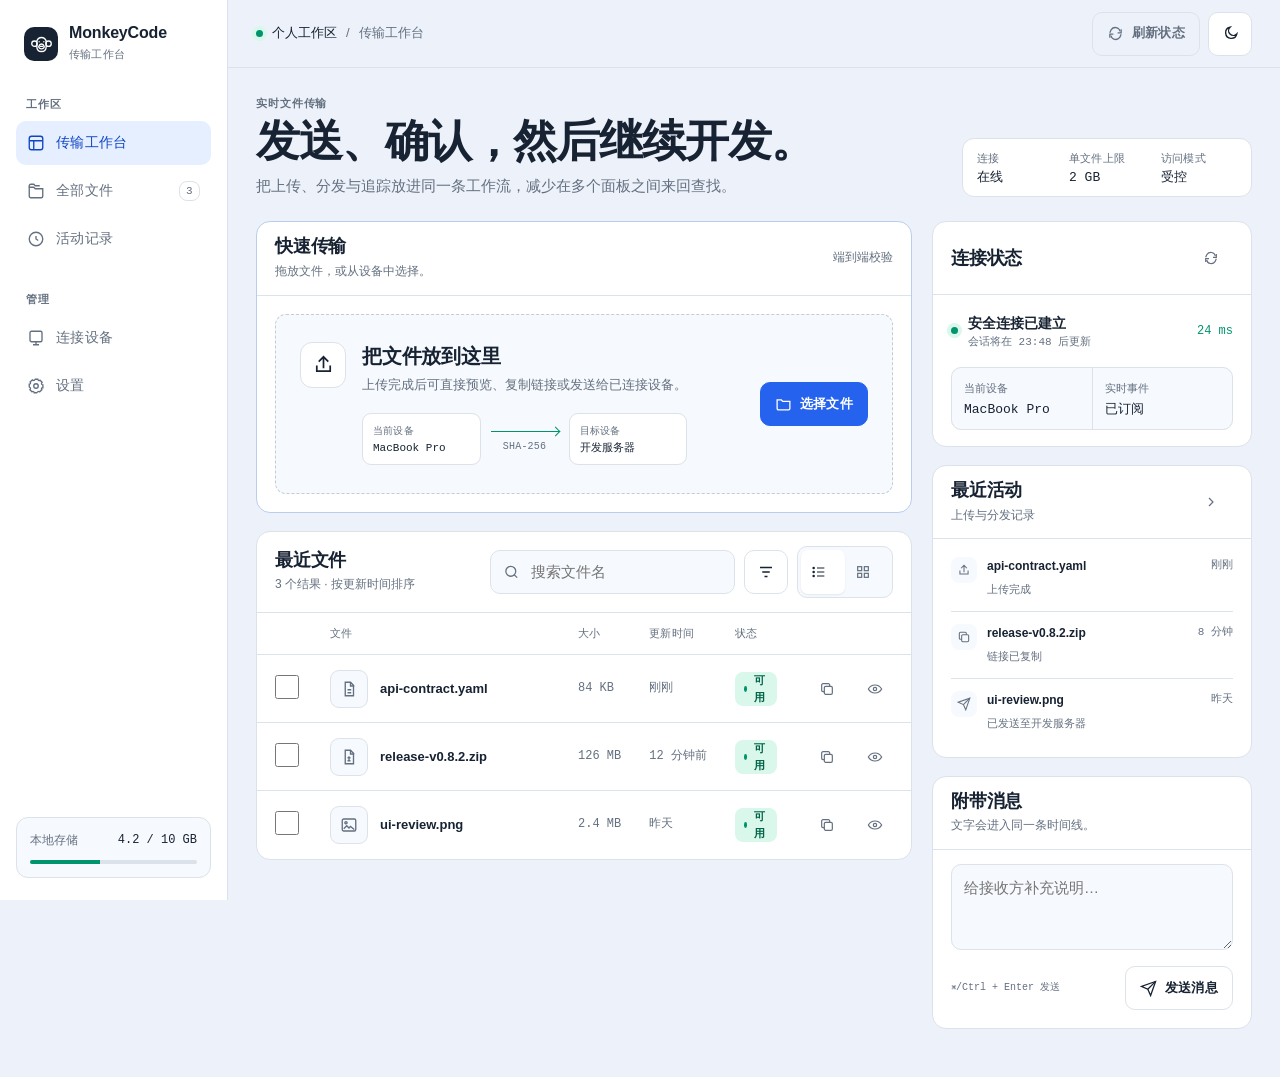
<file: docs/design/index.html>
<!doctype html>
<html lang="zh-CN">
<head>
  <meta charset="utf-8">
  <meta name="viewport" content="width=device-width, initial-scale=1">
  <meta name="color-scheme" content="light dark">
  <title>MonkeyCode 传输工作台</title>
  <style>
    :root {
      --bg: oklch(96% 0.012 257);
      --surface: oklch(100% 0 0);
      --surface-soft: oklch(98% 0.006 257);
      --fg: oklch(25% 0.035 258);
      --muted: oklch(54% 0.03 257);
      --border: oklch(91% 0.012 257);
      --border-strong: oklch(84% 0.018 257);
      --accent: oklch(55% 0.22 263);
      --accent-dark: oklch(45% 0.2 263);
      --accent-soft: oklch(95% 0.028 263);
      --signal: oklch(58% 0.14 170);
      --signal-soft: oklch(95% 0.035 170);
      --danger: oklch(54% 0.19 27);
      --danger-soft: oklch(96% 0.026 27);
      --shadow-float: 0 22px 60px oklch(25% 0.04 258 / .16);
      --font-display: "Outfit", "Avenir Next", -apple-system, BlinkMacSystemFont, sans-serif;
      --font-body: -apple-system, BlinkMacSystemFont, "Segoe UI", sans-serif;
      --font-mono: "JetBrains Mono", "SFMono-Regular", Consolas, monospace;
    }

    [data-theme="dark"] {
      --bg: oklch(17% 0.025 258);
      --surface: oklch(21% 0.028 258);
      --surface-soft: oklch(24% 0.028 258);
      --fg: oklch(94% 0.008 257);
      --muted: oklch(70% 0.025 257);
      --border: oklch(100% 0 0 / .09);
      --border-strong: oklch(100% 0 0 / .17);
      --accent: oklch(68% 0.17 263);
      --accent-dark: oklch(76% 0.13 263);
      --accent-soft: oklch(30% 0.07 263);
      --signal: oklch(72% 0.13 170);
      --signal-soft: oklch(29% 0.05 170);
      --danger: oklch(70% 0.15 27);
      --danger-soft: oklch(29% 0.05 27);
      --shadow-float: 0 22px 60px oklch(5% 0.02 258 / .45);
    }

    * { box-sizing: border-box; }
    html { min-width: 320px; background: var(--bg); }
    body {
      margin: 0;
      min-height: 100vh;
      color: var(--fg);
      background: var(--bg);
      font: 15px/1.55 var(--font-body);
      -webkit-font-smoothing: antialiased;
    }
    button, input, select, textarea { color: inherit; font: inherit; }
    button, a, input, select, textarea { -webkit-tap-highlight-color: transparent; }
    button { cursor: pointer; }
    button:disabled { cursor: not-allowed; opacity: .56; }
    svg { display: block; }
    :focus-visible { outline: 3px solid color-mix(in oklch, var(--accent) 48%, transparent); outline-offset: 2px; }
    .sr-only { position: absolute; width: 1px; height: 1px; padding: 0; margin: -1px; overflow: hidden; clip: rect(0,0,0,0); white-space: nowrap; border: 0; }

    .app-shell { min-height: 100vh; display: grid; grid-template-columns: 228px minmax(0, 1fr); }
    .sidebar {
      position: sticky;
      top: 0;
      height: 100vh;
      display: flex;
      flex-direction: column;
      padding: 22px 16px;
      border-right: 1px solid var(--border);
      background: var(--surface);
      z-index: 10;
    }
    .brand { display: flex; align-items: center; gap: 11px; min-height: 44px; padding: 0 8px; }
    .brand-mark { width: 34px; height: 34px; display: grid; place-items: center; border-radius: 10px; color: var(--surface); background: var(--fg); }
    .brand-mark svg { width: 25px; height: 25px; }
    .brand-copy strong { display: block; font: 600 16px/1.1 var(--font-display); letter-spacing: -.01em; }
    .brand-copy span { color: var(--muted); font-size: 11px; letter-spacing: .02em; }
    .side-label { margin: 30px 10px 8px; color: var(--muted); font-size: 11px; font-weight: 600; letter-spacing: .08em; text-transform: uppercase; }
    .nav-list { display: grid; gap: 4px; }
    .nav-item {
      min-height: 44px;
      display: flex;
      align-items: center;
      gap: 11px;
      padding: 0 11px;
      border: 0;
      border-radius: 10px;
      color: var(--muted);
      background: transparent;
      text-align: left;
      font-size: 14px;
      font-weight: 520;
      letter-spacing: .02em;
    }
    .nav-item svg { width: 18px; height: 18px; }
    .nav-item:hover { color: var(--fg); background: var(--surface-soft); }
    .nav-item.active { color: var(--accent-dark); background: var(--accent-soft); }
    .nav-badge { margin-left: auto; min-width: 20px; padding: 1px 6px; border-radius: 8px; background: var(--surface); border: 1px solid var(--border); color: var(--muted); font: 11px/1.5 var(--font-mono); text-align: center; }
    .sidebar-foot { margin-top: auto; display: grid; gap: 12px; }
    .storage-compact { padding: 13px; border: 1px solid var(--border); border-radius: 12px; background: var(--surface-soft); }
    .storage-head { display: flex; justify-content: space-between; gap: 8px; color: var(--muted); font-size: 12px; }
    .storage-head strong { color: var(--fg); font-family: var(--font-mono); font-weight: 500; }
    .storage-bar { height: 4px; margin-top: 10px; overflow: hidden; border-radius: 4px; background: var(--border); }
    .storage-bar span { display: block; width: 42%; height: 100%; background: var(--signal); }

    .workspace { min-width: 0; }
    .topbar {
      height: 68px;
      position: sticky;
      top: 0;
      display: flex;
      align-items: center;
      justify-content: space-between;
      gap: 20px;
      padding: 0 28px;
      border-bottom: 1px solid var(--border);
      background: color-mix(in oklch, var(--bg) 86%, transparent);
      backdrop-filter: blur(16px);
      z-index: 8;
    }
    .mobile-brand { display: none; }
    .breadcrumb { display: flex; align-items: center; gap: 9px; color: var(--muted); font-size: 13px; }
    .breadcrumb strong { color: var(--fg); font-weight: 550; }
    .status-dot { width: 7px; height: 7px; border-radius: 50%; background: var(--signal); box-shadow: 0 0 0 4px var(--signal-soft); }
    .top-actions { display: flex; align-items: center; gap: 8px; }
    .icon-button, .button {
      min-height: 44px;
      border: 1px solid var(--border);
      border-radius: 10px;
      background: var(--surface);
      transition: transform 140ms ease, background 140ms ease, border-color 140ms ease;
    }
    .icon-button { width: 44px; display: grid; place-items: center; }
    .icon-button svg { width: 18px; height: 18px; }
    .icon-button:hover:not(:disabled), .button:hover:not(:disabled) { transform: translateY(-1px); border-color: var(--border-strong); }
    .icon-button:active:not(:disabled), .button:active:not(:disabled) { transform: translateY(0) scale(.98); }
    .button { display: inline-flex; align-items: center; justify-content: center; gap: 8px; padding: 0 14px; font-size: 13px; font-weight: 600; letter-spacing: .02em; }
    .button svg { width: 17px; height: 17px; }
    .button.primary { color: white; border-color: var(--accent); background: var(--accent); }
    .button.danger { color: var(--danger); background: var(--danger-soft); border-color: transparent; }
    .button.quiet { color: var(--muted); background: transparent; }

    .page { max-width: 1480px; margin: 0 auto; padding: 30px 28px 48px; }
    .page-head { display: flex; align-items: end; justify-content: space-between; gap: 24px; margin-bottom: 24px; }
    .eyebrow { margin: 0 0 7px; color: var(--muted); font: 600 11px/1.2 var(--font-mono); letter-spacing: .08em; text-transform: uppercase; }
    h1, h2, h3 { margin: 0; font-family: var(--font-display); }
    h1 { font-size: clamp(30px, 3.4vw, 44px); line-height: 1.08; letter-spacing: -.025em; font-weight: 600; }
    h2 { font-size: 18px; line-height: 1.2; letter-spacing: -.01em; font-weight: 600; }
    h3 { font-size: 15px; line-height: 1.35; font-weight: 600; }
    .page-head p:last-child { max-width: 58ch; margin: 9px 0 0; color: var(--muted); }
    .health { display: flex; align-items: center; gap: 16px; padding: 11px 14px; border: 1px solid var(--border); border-radius: 12px; background: var(--surface); }
    .health-item { min-width: 76px; }
    .health-item span { display: block; color: var(--muted); font-size: 11px; letter-spacing: .02em; }
    .health-item strong { display: block; margin-top: 3px; font: 500 13px/1.2 var(--font-mono); }

    .dashboard-grid { display: grid; grid-template-columns: minmax(0, 1fr) 320px; gap: 20px; align-items: start; }
    .main-column, .rail { display: grid; gap: 18px; min-width: 0; }
    .panel { border: 1px solid var(--border); border-radius: 14px; background: var(--surface); }
    .panel-head { min-height: 64px; display: flex; align-items: center; justify-content: space-between; gap: 16px; padding: 14px 18px; border-bottom: 1px solid var(--border); }
    .panel-head p { margin: 4px 0 0; color: var(--muted); font-size: 12px; }

    .transfer-panel { overflow: hidden; border-color: color-mix(in oklch, var(--accent) 18%, var(--border)); }
    .dropzone { padding: 18px; }
    .drop-target {
      min-height: 180px;
      display: grid;
      grid-template-columns: 1fr auto;
      align-items: center;
      gap: 24px;
      padding: 24px;
      border: 1px dashed var(--border-strong);
      border-radius: 11px;
      background: var(--surface-soft);
      transition: border-color 160ms ease, background 160ms ease;
    }
    .drop-target.dragover { border-color: var(--accent); background: var(--accent-soft); }
    .drop-copy { display: flex; align-items: flex-start; gap: 16px; }
    .upload-mark { width: 46px; height: 46px; flex: 0 0 auto; display: grid; place-items: center; border: 1px solid var(--border); border-radius: 12px; color: var(--fg); background: var(--surface); }
    .upload-mark svg { width: 23px; height: 23px; }
    .drop-copy h2 { margin-top: 2px; font-size: 20px; }
    .drop-copy p { max-width: 48ch; margin: 7px 0 0; color: var(--muted); font-size: 13px; }
    .transfer-route { max-width: 430px; display: grid; grid-template-columns: minmax(0, 1fr) auto minmax(0, 1fr); align-items: center; gap: 10px; margin-top: 18px; }
    .route-node { min-width: 0; padding: 9px 10px; border: 1px solid var(--border); border-radius: 9px; background: var(--surface); }
    .route-node span, .route-link span { display: block; color: var(--muted); font-size: 10px; letter-spacing: .02em; }
    .route-node strong { display: block; overflow: hidden; margin-top: 2px; text-overflow: ellipsis; white-space: nowrap; font: 500 11px/1.35 var(--font-mono); }
    .route-link { position: relative; min-width: 68px; color: var(--signal); text-align: center; }
    .route-link::before { content: ""; position: absolute; left: 0; right: 0; top: 7px; height: 1px; background: var(--signal); }
    .route-link::after { content: ""; position: absolute; right: 0; top: 4px; width: 6px; height: 6px; border-top: 1px solid var(--signal); border-right: 1px solid var(--signal); transform: rotate(45deg); }
    .route-link span { position: relative; width: max-content; margin: 15px auto 0; padding: 0 4px; background: var(--surface-soft); font-family: var(--font-mono); }
    .queue { display: none; gap: 10px; padding: 0 18px 18px; }
    .queue.visible { display: grid; }
    .queue-item { display: grid; grid-template-columns: minmax(0, 1fr) auto; gap: 8px 14px; padding: 12px 14px; border: 1px solid var(--border); border-radius: 10px; }
    .queue-item strong { overflow: hidden; text-overflow: ellipsis; white-space: nowrap; font-size: 13px; }
    .queue-item span { color: var(--muted); font: 11px/1.4 var(--font-mono); }
    .queue-item[data-state="error"] { border-color: color-mix(in oklch, var(--danger) 36%, var(--border)); background: var(--danger-soft); }
    .queue-item[data-state="error"] > span { color: var(--danger); }
    .progress { grid-column: 1 / -1; height: 4px; border-radius: 4px; overflow: hidden; background: var(--border); }
    .progress span { display: block; width: 76%; height: 100%; background: var(--signal); transition: width 280ms ease; }

    .library-panel { min-width: 0; overflow: hidden; }
    .library-tools { display: flex; align-items: center; gap: 9px; }
    .search-wrap { position: relative; flex: 1; min-width: 180px; }
    .search-wrap svg { position: absolute; left: 13px; top: 50%; width: 17px; height: 17px; color: var(--muted); transform: translateY(-50%); }
    .control { width: 100%; min-height: 44px; padding: 0 13px; border: 1px solid var(--border); border-radius: 10px; color: var(--fg); background: var(--surface-soft); }
    .search-wrap .control { padding-left: 40px; }
    .control:focus { border-color: var(--accent); background: var(--surface); }
    .control[aria-invalid="true"] { border-color: var(--danger); background: var(--danger-soft); }
    .filter-row { display: none; grid-template-columns: repeat(3, minmax(0, 1fr)); gap: 10px; padding: 13px 18px; border-bottom: 1px solid var(--border); background: var(--surface-soft); }
    .filter-row.visible { display: grid; }
    .segmented { display: flex; padding: 3px; border: 1px solid var(--border); border-radius: 10px; background: var(--surface-soft); }
    .segment { min-width: 44px; min-height: 44px; padding: 0 10px; border: 0; border-radius: 7px; color: var(--muted); background: transparent; }
    .segment.active { color: var(--fg); background: var(--surface); box-shadow: 0 1px 2px oklch(25% 0.03 258 / .08); }
    .file-table { width: 100%; border-collapse: collapse; }
    .file-table th { height: 42px; padding: 0 14px; color: var(--muted); font-size: 11px; font-weight: 550; letter-spacing: .02em; text-align: left; border-bottom: 1px solid var(--border); }
    .file-table td { height: 68px; padding: 9px 14px; border-bottom: 1px solid var(--border); vertical-align: middle; }
    .file-table tr:last-child td { border-bottom: 0; }
    .file-table tbody tr:hover { background: var(--surface-soft); }
    .file-table.compact-view td { height: 52px; padding-block: 6px; }
    .file-table.compact-view .file-icon { width: 30px; height: 30px; border-radius: 7px; }
    .check { width: 24px; height: 24px; accent-color: var(--accent); }
    .file-cell { display: flex; align-items: center; gap: 12px; min-width: 220px; }
    .file-icon { width: 38px; height: 38px; flex: 0 0 auto; display: grid; place-items: center; border-radius: 9px; color: var(--muted); background: var(--surface-soft); border: 1px solid var(--border); }
    .file-icon svg { width: 18px; height: 18px; }
    .file-name { min-width: 0; }
    .file-name strong { display: block; overflow: hidden; text-overflow: ellipsis; white-space: nowrap; font-size: 13px; }
    .file-name span { display: none; color: var(--muted); font: 11px/1.4 var(--font-mono); }
    .mono { font: 12px/1.4 var(--font-mono); color: var(--muted); white-space: nowrap; }
    .status { display: inline-flex; align-items: center; gap: 7px; min-height: 28px; padding: 0 9px; border-radius: 8px; color: oklch(43% .11 170); background: var(--signal-soft); font-size: 11px; font-weight: 600; }
    [data-theme="dark"] .status { color: var(--signal); }
    .status::before { content: ""; width: 6px; height: 6px; border-radius: 50%; background: var(--signal); }
    .row-actions { display: flex; justify-content: flex-end; gap: 4px; }
    .row-action { width: 44px; height: 44px; display: grid; place-items: center; border: 0; border-radius: 8px; color: var(--muted); background: transparent; }
    .row-action:hover { color: var(--fg); background: var(--surface-soft); }
    .row-action svg { width: 16px; height: 16px; }
    .empty-state { display: none; place-items: center; min-height: 210px; padding: 30px; color: var(--muted); text-align: center; }
    .empty-state.visible { display: grid; }
    .empty-state strong { display: block; color: var(--fg); }
    .empty-state p { margin: 6px 0 0; }
    .empty-state .button { margin-top: 16px; }

    .rail .panel-head { min-height: 58px; }
    .connection { padding: 16px 18px; }
    .connection-main { display: flex; align-items: center; justify-content: space-between; gap: 12px; }
    .connection-state { display: flex; align-items: center; gap: 10px; }
    .connection-state strong { font-size: 14px; }
    .connection-state span { display: block; color: var(--muted); font: 11px/1.4 var(--font-mono); }
    .latency { color: var(--signal); font: 500 12px/1 var(--font-mono); }
    .connection-grid { display: grid; grid-template-columns: 1fr 1fr; gap: 1px; margin-top: 16px; overflow: hidden; border: 1px solid var(--border); border-radius: 10px; background: var(--border); }
    .connection-grid div { padding: 12px; background: var(--surface-soft); }
    .connection-grid span { display: block; color: var(--muted); font-size: 11px; }
    .connection-grid strong { display: block; margin-top: 5px; font: 500 13px/1.2 var(--font-mono); }
    .connection-error { display: flex; align-items: center; justify-content: space-between; gap: 12px; margin: 14px 0 0; padding: 10px 12px; border-radius: 9px; color: var(--danger); background: var(--danger-soft); font-size: 12px; }
    .connection-error[hidden] { display: none; }
    #connectionPanel[data-connection="offline"] .status-dot { background: var(--danger); box-shadow: 0 0 0 4px var(--danger-soft); }
    .activity-list { display: grid; padding: 6px 18px 12px; }
    .activity-item { display: grid; grid-template-columns: 26px minmax(0, 1fr) auto; gap: 10px; align-items: start; padding: 12px 0; border-bottom: 1px solid var(--border); }
    .activity-item:last-child { border-bottom: 0; }
    .activity-icon { width: 26px; height: 26px; display: grid; place-items: center; border-radius: 8px; color: var(--muted); background: var(--surface-soft); }
    .activity-icon svg { width: 14px; height: 14px; }
    .activity-copy strong { display: block; overflow: hidden; text-overflow: ellipsis; white-space: nowrap; font-size: 12px; }
    .activity-copy span, .activity-time { color: var(--muted); font-size: 11px; }
    .activity-time { font-family: var(--font-mono); white-space: nowrap; }
    .message-box { padding: 14px 18px 18px; }
    .message-box textarea { min-height: 86px; resize: vertical; padding: 12px; line-height: 1.5; }
    .message-actions { display: flex; align-items: center; justify-content: space-between; gap: 10px; margin-top: 10px; }
    .shortcut { color: var(--muted); font: 10px/1.4 var(--font-mono); }
    .field-error { margin: 7px 0 0; color: var(--danger); font-size: 12px; }
    .field-error[hidden] { display: none; }

    .batch-bar { position: fixed; left: calc(228px + (100vw - 228px) / 2); bottom: 22px; display: flex; align-items: center; gap: 8px; padding: 7px; border: 1px solid var(--border-strong); border-radius: 12px; background: var(--surface); box-shadow: var(--shadow-float); transform: translate(-50%, 120px); opacity: 0; transition: transform 180ms ease, opacity 180ms ease; z-index: 30; }
    .batch-bar.visible { transform: translate(-50%, 0); opacity: 1; }
    .batch-count { padding: 0 10px; font: 12px/1 var(--font-mono); }
    .drawer-backdrop { position: fixed; inset: 0; display: none; background: oklch(14% .03 258 / .46); z-index: 40; }
    .drawer-backdrop.open { display: block; }
    .drawer { position: absolute; top: 0; right: 0; width: min(440px, 100%); height: 100%; display: flex; flex-direction: column; background: var(--surface); box-shadow: var(--shadow-float); animation: drawer-in 180ms ease-out; }
    @keyframes drawer-in { from { transform: translateX(24px); opacity: .65; } }
    .drawer-head { min-height: 68px; display: flex; align-items: center; justify-content: space-between; gap: 14px; padding: 0 20px; border-bottom: 1px solid var(--border); }
    .preview-art { min-height: 250px; display: grid; place-items: center; margin: 20px; border: 1px solid var(--border); border-radius: 12px; background: var(--surface-soft); }
    .preview-art svg { width: 76px; height: 76px; color: var(--muted); }
    .preview-details { display: grid; gap: 10px; padding: 0 20px 20px; }
    .detail-row { display: grid; grid-template-columns: 92px minmax(0, 1fr); gap: 12px; padding: 10px 0; border-bottom: 1px solid var(--border); font-size: 13px; }
    .detail-row span { color: var(--muted); }
    .detail-row strong { overflow: hidden; text-overflow: ellipsis; font-family: var(--font-mono); font-weight: 500; }
    .drawer-actions { margin-top: auto; display: grid; grid-template-columns: 1fr 1fr; gap: 10px; padding: 20px; border-top: 1px solid var(--border); }
    .toast { position: fixed; left: calc(228px + (100vw - 228px) / 2); bottom: 24px; padding: 11px 15px; border-radius: 10px; color: white; background: var(--fg); box-shadow: var(--shadow-float); transform: translate(-50%, 100px); opacity: 0; transition: transform 180ms ease, opacity 180ms ease; z-index: 60; font-size: 13px; }
    .toast.show { transform: translate(-50%, 0); opacity: 1; }
    .is-loading svg { animation: spin 700ms linear infinite; }
    @keyframes spin { to { transform: rotate(360deg); } }

    .mobile-nav { display: none; }
    @media (max-width: 1180px) {
      .dashboard-grid { grid-template-columns: 1fr; }
      .rail { grid-template-columns: 1fr 1fr; }
      .rail .message-panel { grid-column: 1 / -1; }
    }
    @media (max-width: 900px) {
      .app-shell { grid-template-columns: 78px minmax(0, 1fr); }
      .sidebar { padding-inline: 10px; align-items: center; }
      .brand { padding: 0; }
      .brand-copy, .side-label, .nav-item span:not(.nav-badge), .storage-compact { display: none; }
      .nav-list { width: 100%; }
      .nav-item { justify-content: center; padding: 0; }
      .nav-badge { position: absolute; margin: -25px 0 0 28px; }
      .batch-bar, .toast { left: calc(78px + (100vw - 78px) / 2); }
    }
    @media (max-width: 720px) {
      body { padding-bottom: 70px; }
      .app-shell { display: block; }
      .sidebar { display: none; }
      .topbar { height: 60px; padding: 0 16px; }
      .mobile-brand { display: flex; align-items: center; gap: 9px; font: 600 15px/1 var(--font-display); }
      .mobile-brand .brand-mark { width: 30px; height: 30px; }
      .breadcrumb, .top-actions .button { display: none; }
      .page { padding: 22px 14px 32px; }
      .page-head { align-items: flex-start; flex-direction: column; margin-bottom: 18px; }
      .health { width: 100%; justify-content: space-between; overflow-x: auto; }
      .rail { grid-template-columns: 1fr; }
      .rail .message-panel { grid-column: auto; }
      .panel { border-radius: 12px; }
      .drop-target { grid-template-columns: 1fr; }
      .drop-copy { display: grid; }
      .library-tools { width: 100%; flex-wrap: wrap; }
      .search-wrap { flex-basis: 100%; }
      .filter-row { grid-template-columns: 1fr; }
      .file-table { table-layout: fixed; }
      .file-table th:first-child { width: 40px !important; }
      .file-table th:last-child { width: 64px !important; }
      .file-table th:nth-child(3), .file-table td:nth-child(3), .file-table th:nth-child(4), .file-table td:nth-child(4), .file-table th:nth-child(5), .file-table td:nth-child(5) { display: none; }
      .file-cell { min-width: 0; }
      .file-name span { display: block; }
      .row-actions .row-action:not([data-preview]) { display: none; }
      .mobile-nav { position: fixed; left: 0; right: 0; bottom: 0; height: 66px; display: grid; grid-template-columns: repeat(4, 1fr); padding: 6px 8px calc(6px + env(safe-area-inset-bottom)); border-top: 1px solid var(--border); background: color-mix(in oklch, var(--surface) 92%, transparent); backdrop-filter: blur(16px); z-index: 20; }
      .mobile-nav button { display: grid; place-items: center; gap: 2px; border: 0; color: var(--muted); background: transparent; font-size: 10px; }
      .mobile-nav button.active { color: var(--accent-dark); }
      .mobile-nav svg { width: 19px; height: 19px; }
      .batch-bar, .toast { left: 50%; bottom: 78px; max-width: calc(100vw - 24px); }
    }
    @media (max-width: 430px) {
      .page-head p:last-child { font-size: 13px; }
      .health-item { min-width: 68px; }
      .dropzone { padding: 12px; }
      .drop-target { min-height: 210px; padding: 18px; }
      .transfer-route { gap: 6px; }
      .route-node { padding-inline: 8px; }
      .route-link { min-width: 48px; }
      .route-link span { font-size: 9px; }
      .library-panel > .panel-head { align-items: flex-start; flex-direction: column; }
      .library-tools { align-items: stretch; }
      .segmented { align-self: flex-end; }
      .file-table th, .file-table td { padding-inline: 10px; }
      .file-cell { min-width: 180px; }
      .drawer-actions { grid-template-columns: 1fr; }
    }
    @media (prefers-reduced-motion: reduce) { *, *::before, *::after { animation: none !important; transition-duration: .01ms !important; scroll-behavior: auto !important; } }
  </style>
</head>
<body>
  <div class="app-shell" data-od-id="app-shell">
    <aside class="sidebar" data-od-id="primary-sidebar">
      <div class="brand" data-od-id="brand-lockup">
        <span class="brand-mark" aria-hidden="true"><svg viewBox="0 0 32 32" fill="none" stroke="currentColor" stroke-width="1.7" stroke-linecap="round" stroke-linejoin="round"><circle cx="7" cy="15" r="3.5"/><circle cx="25" cy="15" r="3.5"/><path d="M10 11.5c1.1-3 3.2-4.5 6-4.5s4.9 1.5 6 4.5v7c0 4.2-2.7 6.5-6 6.5s-6-2.3-6-6.5Z"/><path d="M12.5 18.5c.7-2.1 1.9-3.1 3.5-3.1s2.8 1 3.5 3.1c.3 1.5-1.2 3-3.5 3s-3.8-1.5-3.5-3Z"/><path d="M13 12.5h.01M19 12.5h.01M14.5 18.5h3"/></svg></span>
        <span class="brand-copy"><strong>MonkeyCode</strong><span>传输工作台</span></span>
      </div>
      <p class="side-label">工作区</p>
      <nav class="nav-list" aria-label="主导航" data-od-id="desktop-navigation">
        <button class="nav-item active" type="button" aria-current="page" data-scroll-target="quick-transfer-panel" data-od-id="nav-workspace"><svg viewBox="0 0 24 24" fill="none" stroke="currentColor" stroke-width="1.8"><rect x="3" y="3" width="18" height="18" rx="3"/><path d="M3 9h18M9 21V9"/></svg><span>传输工作台</span></button>
        <button class="nav-item" type="button" data-scroll-target="file-library-panel" data-od-id="nav-files"><svg viewBox="0 0 24 24" fill="none" stroke="currentColor" stroke-width="1.8"><path d="M3 7h6l2 2h10v10a2 2 0 0 1-2 2H5a2 2 0 0 1-2-2Z"/><path d="M3 7V5a2 2 0 0 1 2-2h4l2 2h6"/></svg><span>全部文件</span><b class="nav-badge" id="navCount">3</b></button>
        <button class="nav-item" type="button" data-scroll-target="recent-activity-panel" data-od-id="nav-activity"><svg viewBox="0 0 24 24" fill="none" stroke="currentColor" stroke-width="1.8"><path d="M12 8v4l3 2"/><circle cx="12" cy="12" r="9"/></svg><span>活动记录</span></button>
      </nav>
      <p class="side-label">管理</p>
      <nav class="nav-list" aria-label="管理导航">
        <button class="nav-item" type="button" data-od-id="nav-devices"><svg viewBox="0 0 24 24" fill="none" stroke="currentColor" stroke-width="1.8"><rect x="4" y="3" width="16" height="14" rx="2"/><path d="M8 21h8M12 17v4"/></svg><span>连接设备</span></button>
        <button class="nav-item" type="button" data-od-id="nav-settings"><svg viewBox="0 0 24 24" fill="none" stroke="currentColor" stroke-width="1.8"><circle cx="12" cy="12" r="3"/><path d="M19.4 15a1.7 1.7 0 0 0 .34 1.88l.06.06-2.83 2.83-.06-.06A1.7 1.7 0 0 0 15 19.4a1.7 1.7 0 0 0-1 .6 1.7 1.7 0 0 0-.4 1.1V21H9.6v-.09A1.7 1.7 0 0 0 8.6 19.4a1.7 1.7 0 0 0-1.88.34l-.06.06-2.83-2.83.06-.06A1.7 1.7 0 0 0 4.6 15a1.7 1.7 0 0 0-.6-1 1.7 1.7 0 0 0-1.1-.4H3V9.6h.09A1.7 1.7 0 0 0 4.6 8.6a1.7 1.7 0 0 0-.34-1.88l-.06-.06 2.83-2.83.06.06A1.7 1.7 0 0 0 9 4.6a1.7 1.7 0 0 0 1-.6 1.7 1.7 0 0 0 .4-1.1V3h4v.09A1.7 1.7 0 0 0 15.4 4.6a1.7 1.7 0 0 0 1.88-.34l.06-.06 2.83 2.83-.06.06A1.7 1.7 0 0 0 19.4 9c.12.36.33.7.6 1 .3.28.7.42 1.1.4h.09v4h-.09a1.7 1.7 0 0 0-1.7.6Z"/></svg><span>设置</span></button>
      </nav>
      <div class="sidebar-foot">
        <div class="storage-compact" data-od-id="sidebar-storage">
          <div class="storage-head"><span>本地存储</span><strong>4.2 / 10 GB</strong></div>
          <div class="storage-bar"><span></span></div>
        </div>
      </div>
    </aside>

    <main class="workspace" data-od-id="transfer-workspace">
      <header class="topbar" data-od-id="workspace-topbar">
        <div class="mobile-brand"><span class="brand-mark" aria-hidden="true"><svg viewBox="0 0 32 32" fill="none" stroke="currentColor" stroke-width="1.7" stroke-linecap="round" stroke-linejoin="round"><circle cx="7" cy="15" r="3.5"/><circle cx="25" cy="15" r="3.5"/><path d="M10 11.5c1.1-3 3.2-4.5 6-4.5s4.9 1.5 6 4.5v7c0 4.2-2.7 6.5-6 6.5s-6-2.3-6-6.5Z"/><path d="M12.5 18.5c.7-2.1 1.9-3.1 3.5-3.1s2.8 1 3.5 3.1c.3 1.5-1.2 3-3.5 3s-3.8-1.5-3.5-3Z"/><path d="M13 12.5h.01M19 12.5h.01M14.5 18.5h3"/></svg></span>MonkeyCode</div>
        <div class="breadcrumb"><span class="status-dot"></span><strong>个人工作区</strong><span>/</span><span>传输工作台</span></div>
        <div class="top-actions">
          <button class="button quiet" id="refreshButton" type="button" data-od-id="refresh-status-button"><svg viewBox="0 0 24 24" fill="none" stroke="currentColor" stroke-width="1.8"><path d="M20 6v5h-5M4 18v-5h5"/><path d="M18.5 9A7 7 0 0 0 6 6.5L4 11M5.5 15A7 7 0 0 0 18 17.5l2-4.5"/></svg>刷新状态</button>
          <button class="icon-button" id="themeToggle" type="button" aria-label="切换至深色主题" aria-pressed="false" data-od-id="theme-toggle"><svg viewBox="0 0 24 24" fill="none" stroke="currentColor" stroke-width="1.8"><path d="M12 3a7.5 7.5 0 1 0 9 9 6 6 0 0 1-9-9Z"/></svg></button>
        </div>
      </header>

      <div class="page">
        <header class="page-head" data-od-id="workspace-heading">
          <div><p class="eyebrow">实时文件传输</p><h1 data-od-id="workspace-title">发送、确认，然后继续开发。</h1><p>把上传、分发与追踪放进同一条工作流，减少在多个面板之间来回查找。</p></div>
          <div class="health" aria-label="工作区状态" data-od-id="workspace-health">
            <div class="health-item"><span>连接</span><strong id="healthConnection">在线</strong></div>
            <div class="health-item"><span>单文件上限</span><strong>2 GB</strong></div>
            <div class="health-item"><span>访问模式</span><strong>受控</strong></div>
          </div>
        </header>

        <div class="dashboard-grid">
          <div class="main-column">
            <section class="panel transfer-panel" id="quick-transfer-panel" data-od-id="quick-transfer-panel">
              <div class="panel-head"><div><h2 data-od-id="quick-transfer-title">快速传输</h2><p>拖放文件，或从设备中选择。</p></div><span class="mono">端到端校验</span></div>
              <div class="dropzone">
                <div class="drop-target" id="dropTarget" data-od-id="file-drop-target">
                  <div class="drop-copy"><span class="upload-mark"><svg viewBox="0 0 24 24" fill="none" stroke="currentColor" stroke-width="1.8"><path d="M12 16V4M7 9l5-5 5 5"/><path d="M5 13v6h14v-6"/></svg></span><div><h2>把文件放到这里</h2><p>上传完成后可直接预览、复制链接或发送给已连接设备。</p><div class="transfer-route" aria-label="传输路径" data-od-id="active-transfer-route"><div class="route-node"><span>当前设备</span><strong>MacBook Pro</strong></div><div class="route-link"><span>SHA-256</span></div><div class="route-node"><span>目标设备</span><strong>开发服务器</strong></div></div></div></div>
                  <button class="button primary" id="chooseFiles" type="button" data-od-id="choose-files-button"><svg viewBox="0 0 24 24" fill="none" stroke="currentColor" stroke-width="1.8"><path d="M3 7h6l2 2h10v10a2 2 0 0 1-2 2H5a2 2 0 0 1-2-2Z"/></svg><span id="chooseFilesLabel">选择文件</span></button>
                  <input id="fileInput" type="file" multiple hidden>
                </div>
              </div>
              <div class="queue" id="uploadQueue" aria-live="polite"></div>
            </section>

            <section class="panel library-panel" id="file-library-panel" data-od-id="file-library-panel">
              <div class="panel-head">
                <div><h2 data-od-id="file-library-title">最近文件</h2><p><span id="resultCount">3</span> 个结果 · 按更新时间排序</p></div>
                <div class="library-tools">
                  <label class="search-wrap"><span class="sr-only">搜索文件</span><svg viewBox="0 0 24 24" fill="none" stroke="currentColor" stroke-width="1.8"><circle cx="11" cy="11" r="7"/><path d="m20 20-4-4"/></svg><input class="control" id="searchInput" type="search" placeholder="搜索文件名" data-od-id="file-search-input"></label>
                  <button class="icon-button" id="filterToggle" type="button" aria-expanded="false" aria-controls="filterRow" aria-label="展开筛选" data-od-id="filter-toggle"><svg viewBox="0 0 24 24" fill="none" stroke="currentColor" stroke-width="1.8"><path d="M4 6h16M7 12h10M10 18h4"/></svg></button>
                  <div class="segmented" role="group" aria-label="视图切换"><button class="segment active" type="button" data-view="list" aria-label="列表视图" aria-pressed="true"><svg width="16" height="16" viewBox="0 0 24 24" fill="none" stroke="currentColor" stroke-width="1.8"><path d="M9 6h11M9 12h11M9 18h11"/><circle cx="4" cy="6" r="1"/><circle cx="4" cy="12" r="1"/><circle cx="4" cy="18" r="1"/></svg></button><button class="segment" type="button" data-view="compact" aria-label="紧凑视图" aria-pressed="false"><svg width="16" height="16" viewBox="0 0 24 24" fill="none" stroke="currentColor" stroke-width="1.8"><rect x="4" y="4" width="6" height="6"/><rect x="14" y="4" width="6" height="6"/><rect x="4" y="14" width="6" height="6"/><rect x="14" y="14" width="6" height="6"/></svg></button></div>
                </div>
              </div>
              <div class="filter-row" id="filterRow" data-od-id="file-filter-row">
                <label><span class="sr-only">文件类型</span><select class="control" id="typeFilter"><option value="all">全部类型</option><option value="code">代码与配置</option><option value="archive">压缩包</option><option value="image">图片</option></select></label>
                <label><span class="sr-only">设备</span><select class="control"><option>全部设备</option><option>MacBook Pro</option><option>开发服务器</option></select></label>
                <button class="button quiet" id="clearFilters" type="button">清空筛选</button>
              </div>
              <div id="tableWrap">
                <table class="file-table" data-od-id="file-table">
                  <thead><tr><th style="width:48px"><span class="sr-only">选择</span></th><th>文件</th><th>大小</th><th>更新时间</th><th>状态</th><th style="width:128px"><span class="sr-only">操作</span></th></tr></thead>
                  <tbody id="fileRows">
                    <tr data-name="api-contract.yaml" data-type="code"><td><input class="check row-check" type="checkbox" aria-label="选择 api-contract.yaml"></td><td><div class="file-cell"><span class="file-icon"><svg viewBox="0 0 24 24" fill="none" stroke="currentColor" stroke-width="1.8"><path d="M7 3h7l4 4v14H7z"/><path d="M14 3v5h5M10 13h5M10 17h5"/></svg></span><div class="file-name"><strong>api-contract.yaml</strong><span>84 KB · 刚刚 · 可用</span></div></div></td><td class="mono">84 KB</td><td class="mono">刚刚</td><td><span class="status">可用</span></td><td><div class="row-actions"><button class="row-action" type="button" data-copy="api-contract.yaml" aria-label="复制链接"><svg viewBox="0 0 24 24" fill="none" stroke="currentColor" stroke-width="1.8"><rect x="8" y="8" width="12" height="12" rx="2"/><path d="M16 8V6a2 2 0 0 0-2-2H6a2 2 0 0 0-2 2v8a2 2 0 0 0 2 2h2"/></svg></button><button class="row-action" type="button" data-preview="api-contract.yaml" aria-label="预览 api-contract.yaml"><svg viewBox="0 0 24 24" fill="none" stroke="currentColor" stroke-width="1.8"><path d="M2 12s3.5-6 10-6 10 6 10 6-3.5 6-10 6S2 12 2 12Z"/><circle cx="12" cy="12" r="2.5"/></svg></button></div></td></tr>
                    <tr data-name="release-v0.8.2.zip" data-type="archive"><td><input class="check row-check" type="checkbox" aria-label="选择 release-v0.8.2.zip"></td><td><div class="file-cell"><span class="file-icon"><svg viewBox="0 0 24 24" fill="none" stroke="currentColor" stroke-width="1.8"><path d="M7 3h7l4 4v14H7z"/><path d="M14 3v5h5M12 11v7M10 13h4M10 17h4"/></svg></span><div class="file-name"><strong>release-v0.8.2.zip</strong><span>126 MB · 12 分钟前 · 可用</span></div></div></td><td class="mono">126 MB</td><td class="mono">12 分钟前</td><td><span class="status">可用</span></td><td><div class="row-actions"><button class="row-action" type="button" data-copy="release-v0.8.2.zip" aria-label="复制链接"><svg viewBox="0 0 24 24" fill="none" stroke="currentColor" stroke-width="1.8"><rect x="8" y="8" width="12" height="12" rx="2"/><path d="M16 8V6a2 2 0 0 0-2-2H6a2 2 0 0 0-2 2v8a2 2 0 0 0 2 2h2"/></svg></button><button class="row-action" type="button" data-preview="release-v0.8.2.zip" aria-label="预览 release-v0.8.2.zip"><svg viewBox="0 0 24 24" fill="none" stroke="currentColor" stroke-width="1.8"><path d="M2 12s3.5-6 10-6 10 6 10 6-3.5 6-10 6S2 12 2 12Z"/><circle cx="12" cy="12" r="2.5"/></svg></button></div></td></tr>
                    <tr data-name="ui-review.png" data-type="image"><td><input class="check row-check" type="checkbox" aria-label="选择 ui-review.png"></td><td><div class="file-cell"><span class="file-icon"><svg viewBox="0 0 24 24" fill="none" stroke="currentColor" stroke-width="1.8"><rect x="3" y="4" width="18" height="16" rx="2"/><circle cx="8" cy="9" r="1.5"/><path d="m5 17 4-4 3 3 2-2 5 4"/></svg></span><div class="file-name"><strong>ui-review.png</strong><span>2.4 MB · 昨天 · 可用</span></div></div></td><td class="mono">2.4 MB</td><td class="mono">昨天</td><td><span class="status">可用</span></td><td><div class="row-actions"><button class="row-action" type="button" data-copy="ui-review.png" aria-label="复制链接"><svg viewBox="0 0 24 24" fill="none" stroke="currentColor" stroke-width="1.8"><rect x="8" y="8" width="12" height="12" rx="2"/><path d="M16 8V6a2 2 0 0 0-2-2H6a2 2 0 0 0-2 2v8a2 2 0 0 0 2 2h2"/></svg></button><button class="row-action" type="button" data-preview="ui-review.png" aria-label="预览 ui-review.png"><svg viewBox="0 0 24 24" fill="none" stroke="currentColor" stroke-width="1.8"><path d="M2 12s3.5-6 10-6 10 6 10 6-3.5 6-10 6S2 12 2 12Z"/><circle cx="12" cy="12" r="2.5"/></svg></button></div></td></tr>
                  </tbody>
                </table>
              </div>
              <div class="empty-state" id="emptyState" role="status"><div><strong id="emptyTitle">没有匹配的文件</strong><p id="emptyDescription">调整关键词或清空筛选后再试。</p><button class="button" id="emptyAction" type="button">清空筛选</button></div></div>
            </section>
          </div>

          <aside class="rail" data-od-id="context-rail">
            <section class="panel" id="connectionPanel" aria-live="polite" data-od-id="connection-panel">
              <div class="panel-head"><h2 data-od-id="connection-title">连接状态</h2><button class="row-action" type="button" id="railRefresh" aria-label="刷新连接"><svg viewBox="0 0 24 24" fill="none" stroke="currentColor" stroke-width="1.8"><path d="M20 6v5h-5M4 18v-5h5"/><path d="M18.5 9A7 7 0 0 0 6 6.5L4 11M5.5 15A7 7 0 0 0 18 17.5l2-4.5"/></svg></button></div>
              <div class="connection"><div class="connection-main"><div class="connection-state"><span class="status-dot" id="connectionDot"></span><div><strong id="connectionTitle">安全连接已建立</strong><span id="connectionDetail">会话将在 23:48 后更新</span></div></div><b class="latency" id="latency">24 ms</b></div><div class="connection-grid"><div><span>当前设备</span><strong>MacBook Pro</strong></div><div><span>实时事件</span><strong id="eventState">已订阅</strong></div></div><p class="connection-error" id="connectionError" role="alert" hidden><span>网络不可用，请检查连接后重试。</span><button class="button danger" id="retryConnection" type="button">重新连接</button></p></div>
            </section>
            <section class="panel" id="recent-activity-panel" data-od-id="recent-activity-panel">
              <div class="panel-head"><div><h2 data-od-id="recent-activity-title">最近活动</h2><p>上传与分发记录</p></div><button class="row-action" type="button" aria-label="查看全部活动"><svg viewBox="0 0 24 24" fill="none" stroke="currentColor" stroke-width="1.8"><path d="m9 18 6-6-6-6"/></svg></button></div>
              <div class="activity-list" id="activityList">
                <div class="activity-item"><span class="activity-icon"><svg viewBox="0 0 24 24" fill="none" stroke="currentColor" stroke-width="1.8"><path d="M12 16V4M7 9l5-5 5 5"/><path d="M5 13v6h14v-6"/></svg></span><div class="activity-copy"><strong>api-contract.yaml</strong><span>上传完成</span></div><span class="activity-time">刚刚</span></div>
                <div class="activity-item"><span class="activity-icon"><svg viewBox="0 0 24 24" fill="none" stroke="currentColor" stroke-width="1.8"><rect x="8" y="8" width="12" height="12" rx="2"/><path d="M16 8V6a2 2 0 0 0-2-2H6a2 2 0 0 0-2 2v8a2 2 0 0 0 2 2h2"/></svg></span><div class="activity-copy"><strong>release-v0.8.2.zip</strong><span>链接已复制</span></div><span class="activity-time">8 分钟</span></div>
                <div class="activity-item"><span class="activity-icon"><svg viewBox="0 0 24 24" fill="none" stroke="currentColor" stroke-width="1.8"><path d="m22 2-7 20-4-9-9-4Z"/><path d="m22 2-11 11"/></svg></span><div class="activity-copy"><strong>ui-review.png</strong><span>已发送至开发服务器</span></div><span class="activity-time">昨天</span></div>
              </div>
            </section>
            <section class="panel message-panel" data-od-id="quick-message-panel">
              <div class="panel-head"><div><h2 data-od-id="quick-message-title">附带消息</h2><p>文字会进入同一条时间线。</p></div></div>
              <form class="message-box" id="messageForm" novalidate><label for="messageInput" class="sr-only">消息内容</label><textarea class="control" id="messageInput" maxlength="10000" aria-describedby="messageHint messageError" placeholder="给接收方补充说明…"></textarea><p class="field-error" id="messageError" role="alert" hidden>请输入消息内容后再发送。</p><div class="message-actions"><span class="shortcut" id="messageHint">⌘/Ctrl + Enter 发送</span><button class="button" id="sendMessage" type="submit" data-od-id="send-message-button"><svg viewBox="0 0 24 24" fill="none" stroke="currentColor" stroke-width="1.8"><path d="m22 2-7 20-4-9-9-4Z"/><path d="m22 2-11 11"/></svg>发送消息</button></div></form>
            </section>
          </aside>
        </div>
      </div>
    </main>
  </div>

  <nav class="mobile-nav" aria-label="移动端主导航" data-od-id="mobile-navigation"><button class="active" type="button" aria-current="page" data-scroll-target="quick-transfer-panel"><svg viewBox="0 0 24 24" fill="none" stroke="currentColor" stroke-width="1.8"><rect x="3" y="3" width="18" height="18" rx="3"/><path d="M3 9h18M9 21V9"/></svg>工作台</button><button type="button" data-scroll-target="file-library-panel"><svg viewBox="0 0 24 24" fill="none" stroke="currentColor" stroke-width="1.8"><path d="M3 7h6l2 2h10v10a2 2 0 0 1-2 2H5a2 2 0 0 1-2-2Z"/></svg>文件</button><button type="button" data-scroll-target="recent-activity-panel"><svg viewBox="0 0 24 24" fill="none" stroke="currentColor" stroke-width="1.8"><path d="M12 8v4l3 2"/><circle cx="12" cy="12" r="9"/></svg>活动</button><button type="button"><svg viewBox="0 0 24 24" fill="none" stroke="currentColor" stroke-width="1.8"><circle cx="12" cy="12" r="3"/><path d="M4 12a8 8 0 1 0 16 0 8 8 0 0 0-16 0Z"/></svg>设置</button></nav>

  <div class="batch-bar" id="batchBar" role="toolbar" aria-label="批量文件操作" aria-hidden="true" inert data-od-id="batch-action-bar"><span class="batch-count"><b id="selectedCount">0</b> 已选择</span><button class="button" id="batchCopy" type="button">复制链接</button><button class="button" id="batchDownload" type="button">下载</button><button class="button danger" id="batchDelete" type="button">删除</button></div>

  <div class="drawer-backdrop" id="previewBackdrop" role="dialog" aria-modal="true" aria-labelledby="previewTitle" aria-hidden="true" data-od-id="file-preview-drawer"><aside class="drawer" id="previewDrawer" inert><header class="drawer-head"><div><p class="eyebrow">文件预览</p><h2 id="previewTitle">api-contract.yaml</h2></div><button class="icon-button" id="closePreview" type="button" aria-label="关闭预览"><svg viewBox="0 0 24 24" fill="none" stroke="currentColor" stroke-width="1.8"><path d="M6 6l12 12M18 6 6 18"/></svg></button></header><div class="preview-art"><svg viewBox="0 0 24 24" fill="none" stroke="currentColor" stroke-width="1.3"><path d="M7 3h7l4 4v14H7z"/><path d="M14 3v5h5M10 12h5M10 16h5"/></svg></div><div class="preview-details"><div class="detail-row"><span>文件名</span><strong id="detailName">api-contract.yaml</strong></div><div class="detail-row"><span>状态</span><strong>校验通过</strong></div><div class="detail-row"><span>来源设备</span><strong>MacBook Pro</strong></div><div class="detail-row"><span>校验值</span><strong>91c1…a7e4</strong></div></div><div class="drawer-actions"><button class="button" id="drawerCopy" type="button">复制链接</button><button class="button primary" type="button">下载文件</button></div></aside></div>
  <div class="toast" id="toast" role="status" aria-live="polite"></div>

  <script>
    (() => {
      const root = document.documentElement;
      const toast = document.getElementById('toast');
      const searchInput = document.getElementById('searchInput');
      const typeFilter = document.getElementById('typeFilter');
      const getRows = () => [...document.querySelectorAll('#fileRows tr')];
      const getChecks = () => [...document.querySelectorAll('.row-check')];
      const batchBar = document.getElementById('batchBar');
      const selectedCount = document.getElementById('selectedCount');
      const emptyState = document.getElementById('emptyState');
      const tableWrap = document.getElementById('tableWrap');
      const resultCount = document.getElementById('resultCount');
      const navCount = document.getElementById('navCount');
      const filterToggle = document.getElementById('filterToggle');
      const filterRow = document.getElementById('filterRow');
      const previewBackdrop = document.getElementById('previewBackdrop');
      const previewDrawer = document.getElementById('previewDrawer');
      const closePreview = document.getElementById('closePreview');
      const previewTitle = document.getElementById('previewTitle');
      const detailName = document.getElementById('detailName');
      const fileInput = document.getElementById('fileInput');
      const dropTarget = document.getElementById('dropTarget');
      const uploadQueue = document.getElementById('uploadQueue');
      const emptyTitle = document.getElementById('emptyTitle');
      const emptyDescription = document.getElementById('emptyDescription');
      const emptyAction = document.getElementById('emptyAction');
      const messageInput = document.getElementById('messageInput');
      const messageError = document.getElementById('messageError');
      const themeToggle = document.getElementById('themeToggle');
      const chooseFiles = document.getElementById('chooseFiles');
      const chooseFilesLabel = document.getElementById('chooseFilesLabel');
      let toastTimer;
      let previousFocus;

      function notify(message) {
        window.clearTimeout(toastTimer);
        toast.textContent = message;
        toast.classList.add('show');
        toastTimer = window.setTimeout(() => toast.classList.remove('show'), 2200);
      }

      function applyTheme(theme) {
        root.dataset.theme = theme;
        localStorage.setItem('monkeycode-theme', theme);
        const isDark = theme === 'dark';
        themeToggle.setAttribute('aria-pressed', String(isDark));
        themeToggle.setAttribute('aria-label', isDark ? '切换至浅色主题' : '切换至深色主题');
      }

      const savedTheme = localStorage.getItem('monkeycode-theme');
      const preferredDark = window.matchMedia && window.matchMedia('(prefers-color-scheme: dark)').matches;
      applyTheme(savedTheme || (preferredDark ? 'dark' : 'light'));

      themeToggle.addEventListener('click', () => {
        applyTheme(root.dataset.theme === 'dark' ? 'light' : 'dark');
      });

      function filterFiles() {
        const query = searchInput.value.trim().toLowerCase();
        const type = typeFilter.value;
        let visible = 0;
        const rows = getRows();
        rows.forEach(row => {
          const matchesQuery = row.dataset.name.toLowerCase().includes(query);
          const matchesType = type === 'all' || row.dataset.type === type;
          row.hidden = !(matchesQuery && matchesType);
          if (!row.hidden) visible += 1;
        });
        resultCount.textContent = visible;
        emptyState.classList.toggle('visible', visible === 0);
        tableWrap.hidden = visible === 0;
        const libraryEmpty = rows.length === 0;
        emptyTitle.textContent = libraryEmpty ? '文件库还是空的' : '没有匹配的文件';
        emptyDescription.textContent = libraryEmpty ? '上传第一个文件后，它会出现在这里。' : '调整关键词或清空筛选后再试。';
        emptyAction.textContent = libraryEmpty ? '选择文件' : '清空筛选';
      }

      searchInput.addEventListener('input', filterFiles);
      typeFilter.addEventListener('change', filterFiles);
      filterToggle.addEventListener('click', () => {
        const expanded = filterRow.classList.toggle('visible');
        filterToggle.setAttribute('aria-expanded', String(expanded));
      });
      document.getElementById('clearFilters').addEventListener('click', () => {
        searchInput.value = '';
        typeFilter.value = 'all';
        filterFiles();
        searchInput.focus();
      });
      emptyAction.addEventListener('click', () => {
        if (getRows().length === 0) {
          fileInput.click();
          return;
        }
        searchInput.value = '';
        typeFilter.value = 'all';
        filterFiles();
        searchInput.focus();
      });

      function updateSelection() {
        const selected = getChecks().filter(check => check.checked);
        selectedCount.textContent = selected.length;
        const hasSelection = selected.length > 0;
        batchBar.classList.toggle('visible', hasSelection);
        batchBar.setAttribute('aria-hidden', String(!hasSelection));
        batchBar.inert = !hasSelection;
      }

      getChecks().forEach(check => check.addEventListener('change', updateSelection));
      document.getElementById('batchCopy').addEventListener('click', () => notify('已复制所选文件链接'));
      document.getElementById('batchDownload').addEventListener('click', () => notify('已加入下载队列'));
      document.getElementById('batchDelete').addEventListener('click', () => {
        const selected = getChecks().filter(check => check.checked);
        if (!selected.length || !window.confirm(`确认删除 ${selected.length} 个文件？此操作无法撤销。`)) return;
        selected.forEach(check => check.closest('tr').remove());
        navCount.textContent = getRows().length;
        updateSelection();
        filterFiles();
        notify('文件已删除');
      });

      document.querySelectorAll('[data-copy]').forEach(button => {
        button.addEventListener('click', () => notify(`${button.dataset.copy} 的链接已复制`));
      });

      function openPreview(name, trigger) {
        previousFocus = trigger;
        previewTitle.textContent = name;
        detailName.textContent = name;
        previewBackdrop.classList.add('open');
        previewBackdrop.setAttribute('aria-hidden', 'false');
        previewDrawer.inert = false;
        document.body.style.overflow = 'hidden';
        closePreview.focus();
      }

      function hidePreview() {
        previewBackdrop.classList.remove('open');
        previewBackdrop.setAttribute('aria-hidden', 'true');
        previewDrawer.inert = true;
        document.body.style.overflow = '';
        if (previousFocus) previousFocus.focus();
      }

      document.querySelectorAll('[data-preview]').forEach(button => {
        button.addEventListener('click', () => openPreview(button.dataset.preview, button));
      });
      closePreview.addEventListener('click', hidePreview);
      previewBackdrop.addEventListener('click', event => {
        if (event.target === previewBackdrop) hidePreview();
      });
      document.addEventListener('keydown', event => {
        if (!previewBackdrop.classList.contains('open')) return;
        if (event.key === 'Escape') hidePreview();
        if (event.key === 'Tab') {
          const focusable = [...previewDrawer.querySelectorAll('button:not(:disabled), [href], input:not(:disabled), [tabindex]:not([tabindex="-1"])')];
          const first = focusable[0];
          const last = focusable[focusable.length - 1];
          if (event.shiftKey && document.activeElement === first) {
            event.preventDefault();
            last.focus();
          } else if (!event.shiftKey && document.activeElement === last) {
            event.preventDefault();
            first.focus();
          }
        }
      });
      document.getElementById('drawerCopy').addEventListener('click', () => notify('文件链接已复制'));

      function handleFiles(files) {
        const selectedFiles = [...files];
        if (!selectedFiles.length) return;
        uploadQueue.innerHTML = '';
        uploadQueue.classList.add('visible');
        uploadQueue.setAttribute('aria-busy', 'true');
        dropTarget.setAttribute('aria-busy', 'true');
        chooseFiles.disabled = true;
        chooseFilesLabel.textContent = '正在上传';
        let settled = 0;
        let failed = 0;
        const finishOne = () => {
          settled += 1;
          if (settled !== selectedFiles.length) return;
          uploadQueue.setAttribute('aria-busy', 'false');
          dropTarget.setAttribute('aria-busy', 'false');
          chooseFiles.disabled = false;
          chooseFilesLabel.textContent = '继续添加';
          notify(failed ? `${selectedFiles.length - failed} 个文件已上传，${failed} 个失败` : `${selectedFiles.length} 个文件上传完成`);
        };
        selectedFiles.forEach((file, index) => {
          const item = document.createElement('div');
          item.className = 'queue-item';
          item.innerHTML = `<strong></strong><span>准备上传</span><div class="progress"><span style="width:0"></span></div>`;
          item.querySelector('strong').textContent = file.name;
          uploadQueue.appendChild(item);
          const progress = item.querySelector('.progress span');
          const status = item.querySelector('span');
          if (file.size > 2 * 1024 * 1024 * 1024) {
            item.dataset.state = 'error';
            status.textContent = '超过 2 GB 上限';
            failed += 1;
            finishOne();
            return;
          }
          window.setTimeout(() => {
            progress.style.width = '100%';
            status.textContent = '校验中';
          }, 160 + index * 120);
          window.setTimeout(() => {
            status.textContent = '上传完成';
            finishOne();
          }, 760 + index * 140);
        });
      }

      document.getElementById('chooseFiles').addEventListener('click', () => fileInput.click());
      fileInput.addEventListener('change', () => handleFiles(fileInput.files));
      ['dragenter', 'dragover'].forEach(name => dropTarget.addEventListener(name, event => {
        event.preventDefault();
        dropTarget.classList.add('dragover');
      }));
      ['dragleave', 'drop'].forEach(name => dropTarget.addEventListener(name, event => {
        event.preventDefault();
        dropTarget.classList.remove('dragover');
      }));
      dropTarget.addEventListener('drop', event => handleFiles(event.dataTransfer.files));

      document.getElementById('messageForm').addEventListener('submit', event => {
        event.preventDefault();
        if (!messageInput.value.trim()) {
          messageInput.setAttribute('aria-invalid', 'true');
          messageError.hidden = false;
          messageInput.focus();
          return;
        }
        const activity = document.createElement('div');
        activity.className = 'activity-item';
        activity.innerHTML = '<span class="activity-icon"><svg viewBox="0 0 24 24" fill="none" stroke="currentColor" stroke-width="1.8"><path d="m22 2-7 20-4-9-9-4Z"/><path d="m22 2-11 11"/></svg></span><div class="activity-copy"><strong>文字消息</strong><span></span></div><span class="activity-time">刚刚</span>';
        activity.querySelector('.activity-copy span').textContent = messageInput.value.trim();
        document.getElementById('activityList').prepend(activity);
        messageInput.value = '';
        messageInput.removeAttribute('aria-invalid');
        messageError.hidden = true;
        notify('消息已发送');
      });

      messageInput.addEventListener('input', () => {
        if (!messageInput.value.trim()) return;
        messageInput.removeAttribute('aria-invalid');
        messageError.hidden = true;
      });
      messageInput.addEventListener('keydown', event => {
        if ((event.metaKey || event.ctrlKey) && event.key === 'Enter') {
          event.preventDefault();
          document.getElementById('messageForm').requestSubmit();
        }
      });

      function refreshConnection() {
        const status = document.getElementById('healthConnection');
        const latency = document.getElementById('latency');
        const panel = document.getElementById('connectionPanel');
        const error = document.getElementById('connectionError');
        const title = document.getElementById('connectionTitle');
        const detail = document.getElementById('connectionDetail');
        const eventState = document.getElementById('eventState');
        const refreshButtons = [document.getElementById('refreshButton'), document.getElementById('railRefresh'), document.getElementById('retryConnection')];
        refreshButtons.forEach(button => button.disabled = true);
        document.getElementById('railRefresh').classList.add('is-loading');
        panel.setAttribute('aria-busy', 'true');
        error.hidden = true;
        status.textContent = '检查中';
        window.setTimeout(() => {
          const online = navigator.onLine;
          status.textContent = online ? '在线' : '离线';
          latency.textContent = online ? '22 ms' : '—';
          title.textContent = online ? '安全连接已建立' : '连接已中断';
          detail.textContent = online ? '会话将在 23:48 后更新' : '文件与消息将等待网络恢复';
          eventState.textContent = online ? '已订阅' : '已暂停';
          error.hidden = online;
          panel.dataset.connection = online ? 'online' : 'offline';
          refreshButtons.forEach(button => button.disabled = false);
          document.getElementById('railRefresh').classList.remove('is-loading');
          panel.setAttribute('aria-busy', 'false');
          notify(online ? '连接状态已更新' : '网络不可用，已暂停实时传输');
        }, 520);
      }
      document.getElementById('refreshButton').addEventListener('click', refreshConnection);
      document.getElementById('railRefresh').addEventListener('click', refreshConnection);
      document.getElementById('retryConnection').addEventListener('click', refreshConnection);
      window.addEventListener('offline', refreshConnection);
      window.addEventListener('online', refreshConnection);

      document.querySelectorAll('[data-scroll-target]').forEach(button => {
        button.addEventListener('click', () => {
          const target = document.getElementById(button.dataset.scrollTarget);
          if (!target) return;
          const reduceMotion = window.matchMedia('(prefers-reduced-motion: reduce)').matches;
          window.scrollTo({ top: window.scrollY + target.getBoundingClientRect().top - 82, behavior: reduceMotion ? 'auto' : 'smooth' });
          const nav = button.closest('nav');
          nav.querySelectorAll('[data-scroll-target]').forEach(item => {
            const active = item === button;
            item.classList.toggle('active', active);
            if (active) item.setAttribute('aria-current', 'page');
            else item.removeAttribute('aria-current');
          });
        });
      });

      document.querySelectorAll('.segment').forEach(segment => {
        segment.addEventListener('click', () => {
          document.querySelectorAll('.segment').forEach(item => {
            const active = item === segment;
            item.classList.toggle('active', active);
            item.setAttribute('aria-pressed', String(active));
          });
          document.querySelector('.file-table').classList.toggle('compact-view', segment.dataset.view === 'compact');
          notify(segment.dataset.view === 'compact' ? '已切换为紧凑视图' : '已切换为列表视图');
        });
      });
    })();
  </script>
</body>
</html>
</file>
